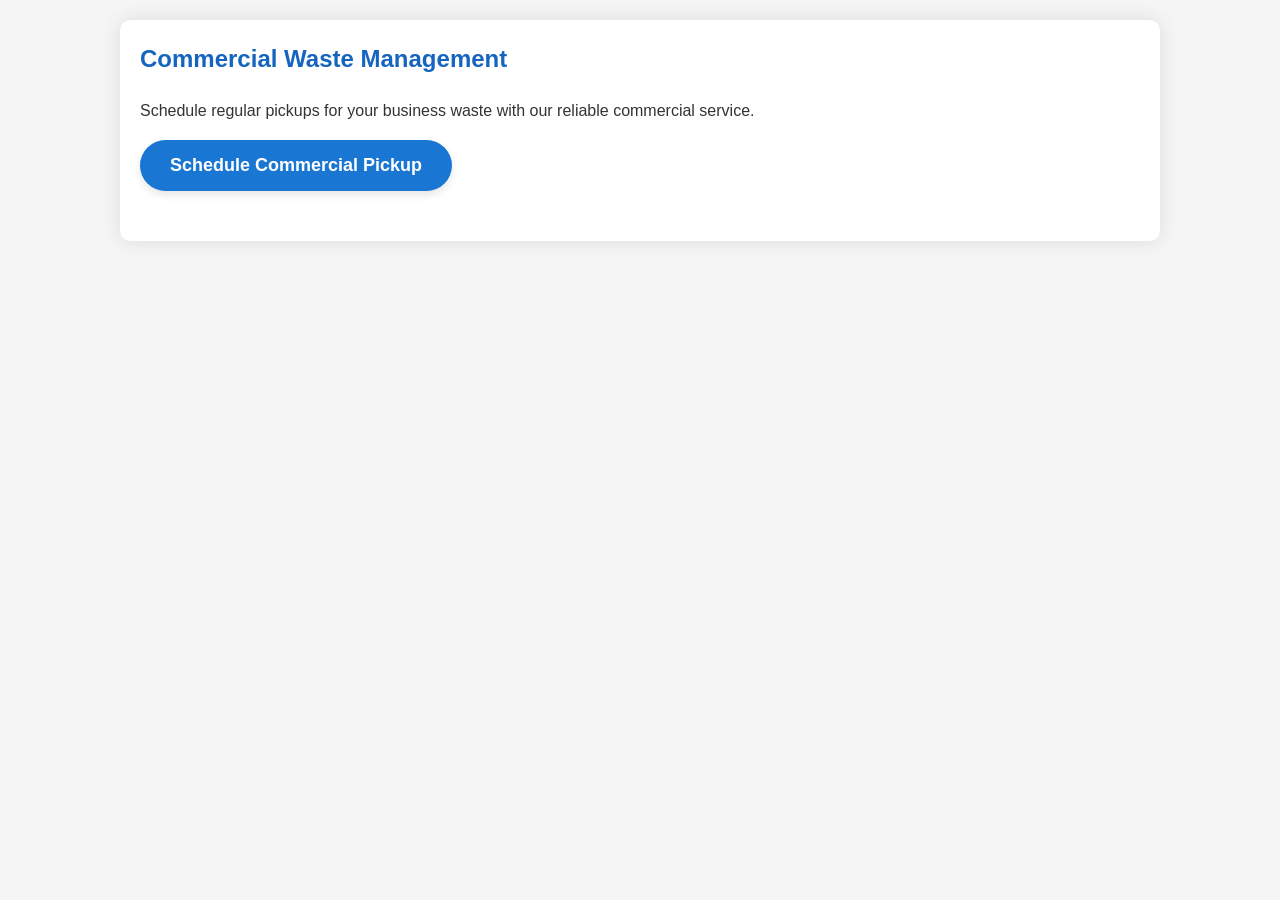
<file: commercial.html>
<!DOCTYPE html>
<html lang="en">
<head>
    <meta charset="UTF-8">
    <meta name="viewport" content="width=device-width, initial-scale=1.0">
    <title>Waste Management - Commercial Pickup</title>
    <style>
        /* General styling */
        body {
            font-family: 'Segoe UI', Tahoma, Geneva, Verdana, sans-serif;
            line-height: 1.6;
            color: #333;
            background-color: #f5f5f5;
            margin: 0;
            padding: 20px;
        }
        
        .container {
            max-width: 1000px;
            margin: 0 auto;
            padding: 20px;
            background-color: white;
            border-radius: 10px;
            box-shadow: 0 0 20px rgba(0, 0, 0, 0.1);
        }
        
        h2 {
            color: #1565C0;
            margin-top: 0;
        }
        
        /* Button styling */
        .commercial-btn {
            display: inline-block;
            padding: 15px 30px;
            font-size: 18px;
            font-weight: 600;
            text-align: center;
            text-decoration: none;
            border-radius: 50px;
            cursor: pointer;
            transition: all 0.3s ease;
            border: none;
            box-shadow: 0 4px 8px rgba(0, 0, 0, 0.1);
            background-color: #1976D2;
            color: white;
            margin-bottom: 30px;
        }
        
        .commercial-btn:hover {
            background-color: #1565C0;
            transform: translateY(-2px);
            box-shadow: 0 6px 12px rgba(0, 0, 0, 0.15);
        }
        
        .commercial-btn:active {
            transform: translateY(1px);
            box-shadow: 0 2px 4px rgba(0, 0, 0, 0.1);
        }
        
        /* Form container - initially hidden */
        .commercial-form-container {
            display: none;
            margin-top: 20px;
            padding: 30px;
            background-color: #f9f9f9;
            border-radius: 8px;
            border: 1px solid #e0e0e0;
            animation: fadeIn 0.5s ease;
        }
        
        @keyframes fadeIn {
            from { opacity: 0; transform: translateY(-10px); }
            to { opacity: 1; transform: translateY(0); }
        }
        
        /* Form styling */
        .commercial-form {
            display: grid;
            grid-template-columns: 1fr 1fr;
            gap: 20px;
        }
        
        .form-group {
            margin-bottom: 15px;
        }
        
        .form-group.full-width {
            grid-column: span 2;
        }
        
        label {
            display: block;
            margin-bottom: 5px;
            font-weight: 600;
            color: #555;
        }
        
        input, select, textarea {
            width: 100%;
            padding: 12px;
            border: 1px solid #ddd;
            border-radius: 4px;
            font-size: 16px;
            transition: border 0.3s;
        }
        
        input:focus, select:focus, textarea:focus {
            border-color: #1976D2;
            outline: none;
            box-shadow: 0 0 0 2px rgba(25, 118, 210, 0.2);
        }
        
        .submit-btn {
            background-color: #0D47A1;
            color: white;
            padding: 12px 20px;
            border: none;
            border-radius: 4px;
            cursor: pointer;
            font-size: 16px;
            font-weight: 600;
            transition: background-color 0.3s;
        }
        
        .submit-btn:hover {
            background-color: #1565C0;
        }
        
        /* Waste type options */
        .waste-options {
            display: flex;
            flex-wrap: wrap;
            gap: 10px;
        }
        
        .waste-option {
            flex: 1 1 200px;
        }
        
        .waste-option input {
            display: none;
        }
        
        .waste-option label {
            display: block;
            padding: 15px;
            background-color: #E3F2FD;
            border-radius: 4px;
            text-align: center;
            cursor: pointer;
            transition: all 0.3s;
        }
        
        .waste-option input:checked + label {
            background-color: #1976D2;
            color: white;
        }
        
        /* Business type dropdown */
        .business-type {
            width: 100%;
        }
        
        /* Frequency options */
        .frequency-options {
            display: flex;
            flex-wrap: wrap;
            gap: 10px;
        }
        
        /* Confirmation message */
        .commercial-confirmation {
            display: none;
            padding: 20px;
            background-color: #E3F2FD;
            border-radius: 8px;
            margin-top: 20px;
            text-align: center;
            animation: fadeIn 0.5s ease;
        }
        
        .commercial-confirmation h3 {
            color: #1565C0;
            margin-top: 0;
        }
        
        /* Responsive adjustments */
        @media (max-width: 768px) {
            .commercial-form {
                grid-template-columns: 1fr;
            }
            
            .form-group.full-width {
                grid-column: span 1;
            }
        }
    </style>
</head>
<body>
    <div class="container">
        <h2>Commercial Waste Management</h2>
        <p>Schedule regular pickups for your business waste with our reliable commercial service.</p>
        
        <button class="commercial-btn" id="commercialPickup">
            Schedule Commercial Pickup
        </button>
        
        <div class="commercial-form-container" id="commercialFormContainer">
            <h3>Commercial Waste Pickup Request</h3>
            <p>Please complete this form to arrange waste collection services for your business. Our commercial waste specialists will contact you to finalize your service plan.</p>
            
            <form class="commercial-form" id="commercialForm">
                <div class="form-group">
                    <label for="business-name">Business Name</label>
                    <input type="text" id="business-name" name="business-name" required>
                </div>
                
                <div class="form-group">
                    <label for="contact-name">Contact Person</label>
                    <input type="text" id="contact-name" name="contact-name" required>
                </div>
                
                <div class="form-group">
                    <label for="commercial-email">Email Address</label>
                    <input type="email" id="commercial-email" name="commercial-email" required>
                </div>
                
                <div class="form-group">
                    <label for="commercial-phone">Phone Number</label>
                    <input type="tel" id="commercial-phone" name="commercial-phone" required>
                </div>
                
                <div class="form-group">
                    <label for="business-address">Business Address</label>
                    <input type="text" id="business-address" name="business-address" required>
                </div>
                
                <div class="form-group">
                    <label for="business-type">Type of Business</label>
                    <select id="business-type" name="business-type" class="business-type" required>
                        <option value="">Select your business type</option>
                        <option value="restaurant">Restaurant/Food Service</option>
                        <option value="retail">Retail Store</option>
                        <option value="office">Office Building</option>
                        <option value="manufacturing">Manufacturing</option>
                        <option value="medical">Medical Facility</option>
                        <option value="school">School/University</option>
                        <option value="hotel">Hotel/Hospitality</option>
                        <option value="construction">Construction</option>
                        <option value="other">Other</option>
                    </select>
                </div>
                
                <div class="form-group full-width">
                    <label>Type of Commercial Waste (Select all that apply)</label>
                    <div class="waste-options">
                        <div class="waste-option">
                            <input type="checkbox" id="com-general" name="com-waste-type" value="general">
                            <label for="com-general">General Waste</label>
                        </div>
                        <div class="waste-option">
                            <input type="checkbox" id="com-recyclables" name="com-waste-type" value="recyclables">
                            <label for="com-recyclables">Recyclables</label>
                        </div>
                        <div class="waste-option">
                            <input type="checkbox" id="com-organic" name="com-waste-type" value="organic">
                            <label for="com-organic">Organic/Food Waste</label>
                        </div>
                        <div class="waste-option">
                            <input type="checkbox" id="com-hazardous" name="com-waste-type" value="hazardous">
                            <label for="com-hazardous">Hazardous Waste</label>
                        </div>
                        <div class="waste-option">
                            <input type="checkbox" id="com-pallets" name="com-waste-type" value="pallets">
                            <label for="com-pallets">Pallets/Wood</label>
                        </div>
                        <div class="waste-option">
                            <input type="checkbox" id="com-cardboard" name="com-waste-type" value="cardboard">
                            <label for="com-cardboard">Cardboard</label>
                        </div>
                        <div class="waste-option">
                            <input type="checkbox" id="com-electronic" name="com-waste-type" value="electronic">
                            <label for="com-electronic">E-Waste</label>
                        </div>
                        <div class="waste-option">
                            <input type="checkbox" id="com-industrial" name="com-waste-type" value="industrial">
                            <label for="com-industrial">Industrial Waste</label>
                        </div>
                    </div>
                </div>
                
                <div class="form-group">
                    <label for="start-date">Preferred Start Date</label>
                    <input type="date" id="start-date" name="start-date" required>
                </div>
                
                <div class="form-group">
                    <label for="service-frequency">Service Frequency</label>
                    <select id="service-frequency" name="service-frequency" required>
                        <option value="">Select frequency</option>
                        <option value="daily">Daily</option>
                        <option value="weekly">Weekly</option>
                        <option value="bi-weekly">Twice Weekly</option>
                        <option value="monthly">Monthly</option>
                        <option value="custom">Custom Schedule</option>
                    </select>
                </div>
                
                <div class="form-group">
                    <label for="container-size">Preferred Container Size</label>
                    <select id="container-size" name="container-size" required>
                        <option value="">Select container size</option>
                        <option value="2-yard">2 Yard Bin</option>
                        <option value="4-yard">4 Yard Bin</option>
                        <option value="6-yard">6 Yard Bin</option>
                        <option value="8-yard">8 Yard Bin</option>
                        <option value="compactor">Compactor</option>
                        <option value="roll-off">Roll-Off Dumpster</option>
                    </select>
                </div>
                
                <div class="form-group">
                    <label for="estimated-volume">Estimated Monthly Volume (cubic yards)</label>
                    <input type="number" id="estimated-volume" name="estimated-volume" min="1" required>
                </div>
                
                <div class="form-group full-width">
                    <label for="com-notes">Special Requirements</label>
                    <textarea id="com-notes" name="com-notes" rows="3" placeholder="Any special requirements, access instructions, or additional services needed..."></textarea>
                </div>
                
                <div class="form-group full-width">
                    <button type="submit" class="submit-btn">Request Commercial Service</button>
                </div>
            </form>
        </div>
        
        <div class="commercial-confirmation" id="commercialConfirmation">
            <h3>Thank You for Your Commercial Service Request!</h3>
            <p>Your commercial waste pickup request has been received successfully.</p>
            <p>A dedicated account manager will contact you within 24 hours to discuss your requirements and finalize your service agreement.</p>
            <p>We appreciate your business and look forward to serving your waste management needs.</p>
        </div>
    </div>

    <script>
        document.getElementById('commercialPickup').addEventListener('click', function() {
            const formContainer = document.getElementById('commercialFormContainer');
            const confirmation = document.getElementById('commercialConfirmation');
            
            // Toggle form visibility
            if (formContainer.style.display === 'block') {
                formContainer.style.display = 'none';
            } else {
                formContainer.style.display = 'block';
                confirmation.style.display = 'none';
            }
        });
        
        document.getElementById('commercialForm').addEventListener('submit', function(e) {
            e.preventDefault();
            
            const formContainer = document.getElementById('commercialFormContainer');
            const confirmation = document.getElementById('commercialConfirmation');
            
            // Hide form and show confirmation
            formContainer.style.display = 'none';
            confirmation.style.display = 'block';
            
            // In a real application, you would send the form data to your server here
            const formData = new FormData(this);
            const formValues = Object.fromEntries(formData.entries());
            console.log('Commercial form submitted:', formValues);
            
            // Reset the form for future use
            this.reset();
            
            // Scroll to confirmation message
            confirmation.scrollIntoView({ behavior: 'smooth' });
        });
    </script>
</body>
</html>
</file>
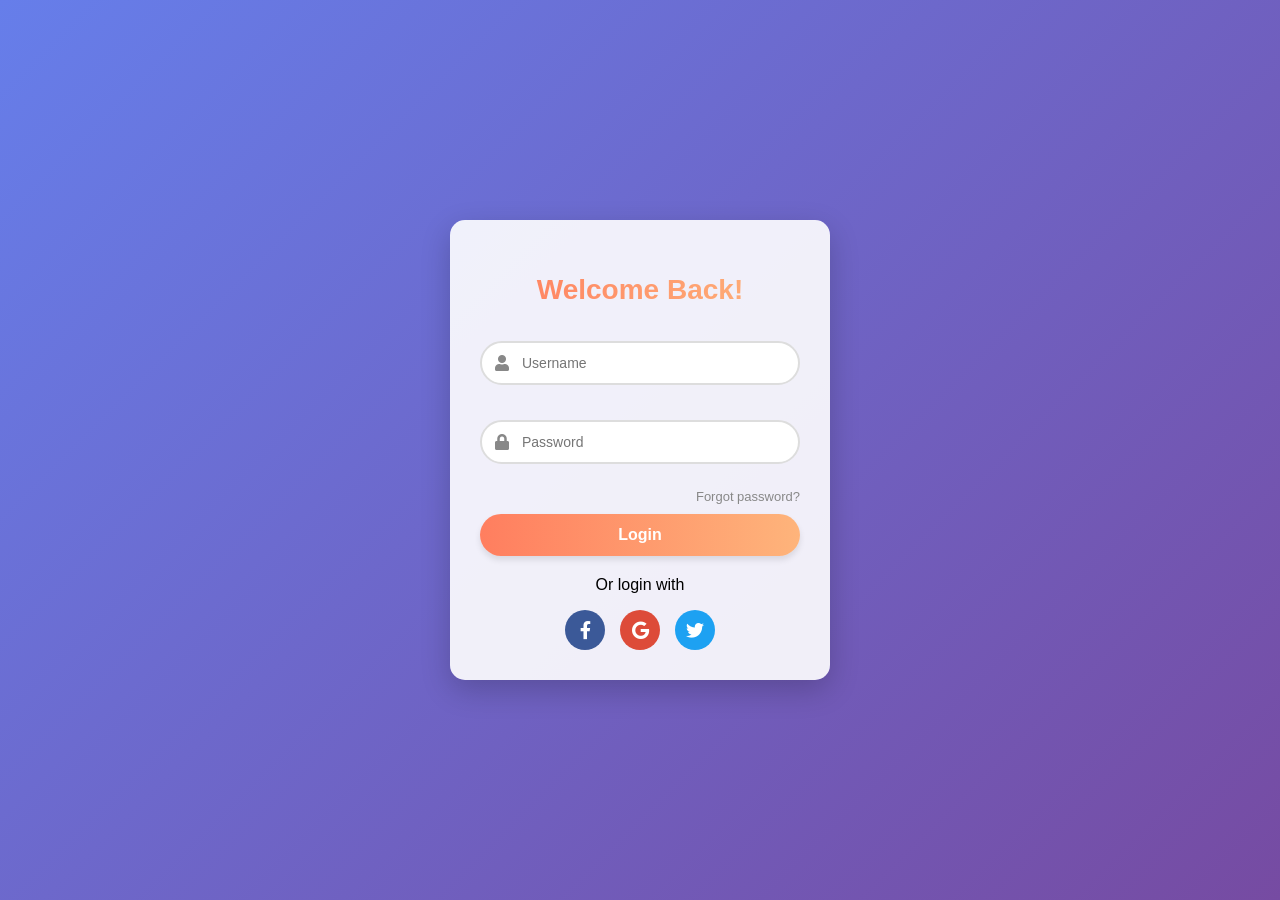
<file: login.html>
<!DOCTYPE html>
<html lang="en">
<head>
    <meta charset="UTF-8">
    <meta name="viewport" content="width=device-width, initial-scale=1.0">
    <title>Colorful Login Form</title>
    <style>
        body {
            display: flex;
            justify-content: center;
            align-items: center;
            height: 100vh;
            background: linear-gradient(135deg, #667eea 0%, #764ba2 100%);
            font-family: 'Segoe UI', Tahoma, Geneva, Verdana, sans-serif;
            margin: 0;
            padding: 0;
        }
        .login-container {
            background: rgba(255, 255, 255, 0.9);
            padding: 30px;
            box-shadow: 0 10px 30px rgba(0, 0, 0, 0.2);
            border-radius: 15px;
            text-align: center;
            width: 320px;
            animation: fadeIn 0.5s ease-in-out;
        }
        @keyframes fadeIn {
            from { opacity: 0; transform: translateY(-20px); }
            to { opacity: 1; transform: translateY(0); }
        }
        h2 {
            color: #4a4a4a;
            margin-bottom: 25px;
            font-size: 28px;
            background: linear-gradient(to right, #ff7e5f, #feb47b);
            -webkit-background-clip: text;
            -webkit-text-fill-color: transparent;
        }
        .input-field {
            width: 100%;
            padding: 12px 15px;
            margin: 10px 0;
            border: 2px solid #ddd;
            border-radius: 25px;
            font-size: 14px;
            transition: all 0.3s;
            box-sizing: border-box;
        }
        .input-field:focus {
            border-color: #feb47b;
            outline: none;
            box-shadow: 0 0 8px rgba(254, 180, 123, 0.5);
        }
        .btn {
            width: 100%;
            padding: 12px;
            background: linear-gradient(to right, #ff7e5f, #feb47b);
            color: white;
            border: none;
            cursor: pointer;
            border-radius: 25px;
            font-size: 16px;
            font-weight: bold;
            margin-top: 10px;
            transition: all 0.3s;
            box-shadow: 0 4px 6px rgba(0, 0, 0, 0.1);
        }
        .btn:hover {
            background: linear-gradient(to right, #feb47b, #ff7e5f);
            transform: translateY(-2px);
            box-shadow: 0 6px 10px rgba(0, 0, 0, 0.15);
        }
        .btn:active {
            transform: translateY(0);
        }
        .error {
            color: #ff4757;
            font-size: 13px;
            display: none;
            text-align: left;
            margin-left: 15px;
            margin-top: -5px;
            margin-bottom: 5px;
        }
        .input-container {
            position: relative;
            margin-bottom: 15px;
        }
        .input-container i {
            position: absolute;
            left: 15px;
            top: 50%;
            transform: translateY(-50%);
            color: #888;
        }
        .input-field.with-icon {
            padding-left: 40px;
        }
        .forgot-pass {
            display: block;
            text-align: right;
            margin-top: 5px;
            color: #888;
            font-size: 13px;
            text-decoration: none;
            transition: color 0.3s;
        }
        .forgot-pass:hover {
            color: #ff7e5f;
        }
        .social-login {
            margin-top: 20px;
        }
        .social-icons {
            display: flex;
            justify-content: center;
            gap: 15px;
            margin-top: 15px;
        }
        .social-icon {
            width: 40px;
            height: 40px;
            border-radius: 50%;
            display: flex;
            align-items: center;
            justify-content: center;
            color: white;
            font-size: 18px;
            cursor: pointer;
            transition: transform 0.3s;
        }
        .social-icon:hover {
            transform: scale(1.1);
        }
        .facebook { background: #3b5998; }
        .google { background: #dd4b39; }
        .twitter { background: #1da1f2; }
    </style>
    <link rel="stylesheet" href="https://cdnjs.cloudflare.com/ajax/libs/font-awesome/5.15.3/css/all.min.css">
</head>
<body>
    <div class="login-container">
        <h2>Welcome Back!</h2>
        
        <div class="input-container">
            <i class="fas fa-user"></i>
            <input type="text" id="username" class="input-field with-icon" placeholder="Username">
        </div>
        <span id="user-error" class="error">Username is required</span>
        
        <div class="input-container">
            <i class="fas fa-lock"></i>
            <input type="password" id="password" class="input-field with-icon" placeholder="Password">
        </div>
        <span id="pass-error" class="error">Password is required</span>
        
        <a href="#" class="forgot-pass">Forgot password?</a>
        
        <button class="btn" onclick="validateForm()">Login</button>
        
        <div class="social-login">
            <p>Or login with</p>
            <div class="social-icons">
                <div class="social-icon facebook"><i class="fab fa-facebook-f"></i></div>
                <div class="social-icon google"><i class="fab fa-google"></i></div>
                <div class="social-icon twitter"><i class="fab fa-twitter"></i></div>
            </div>
        </div>
    </div>
    
    <script>
        function validateForm() {
            let username = document.getElementById("username").value;
            let password = document.getElementById("password").value;
            let userError = document.getElementById("user-error");
            let passError = document.getElementById("pass-error");
            
            userError.style.display = username ? "none" : "block";
            passError.style.display = password ? "none" : "block";
            
            if (username && password) {
                // Add a fun animation before showing the alert
                const btn = document.querySelector('.btn');
                btn.style.transform = 'scale(0.95)';
                setTimeout(() => {
                    btn.style.transform = 'scale(1)';
                    alert("Login Successful! 🎉");
                }, 200);
            }
        }
        
        // Add focus effects
        document.querySelectorAll('.input-field').forEach(input => {
            input.addEventListener('focus', function() {
                this.parentElement.querySelector('i').style.color = '#ff7e5f';
            });
            input.addEventListener('blur', function() {
                this.parentElement.querySelector('i').style.color = '#888';
            });
        });
    </script>
</body>
</html>
</file>
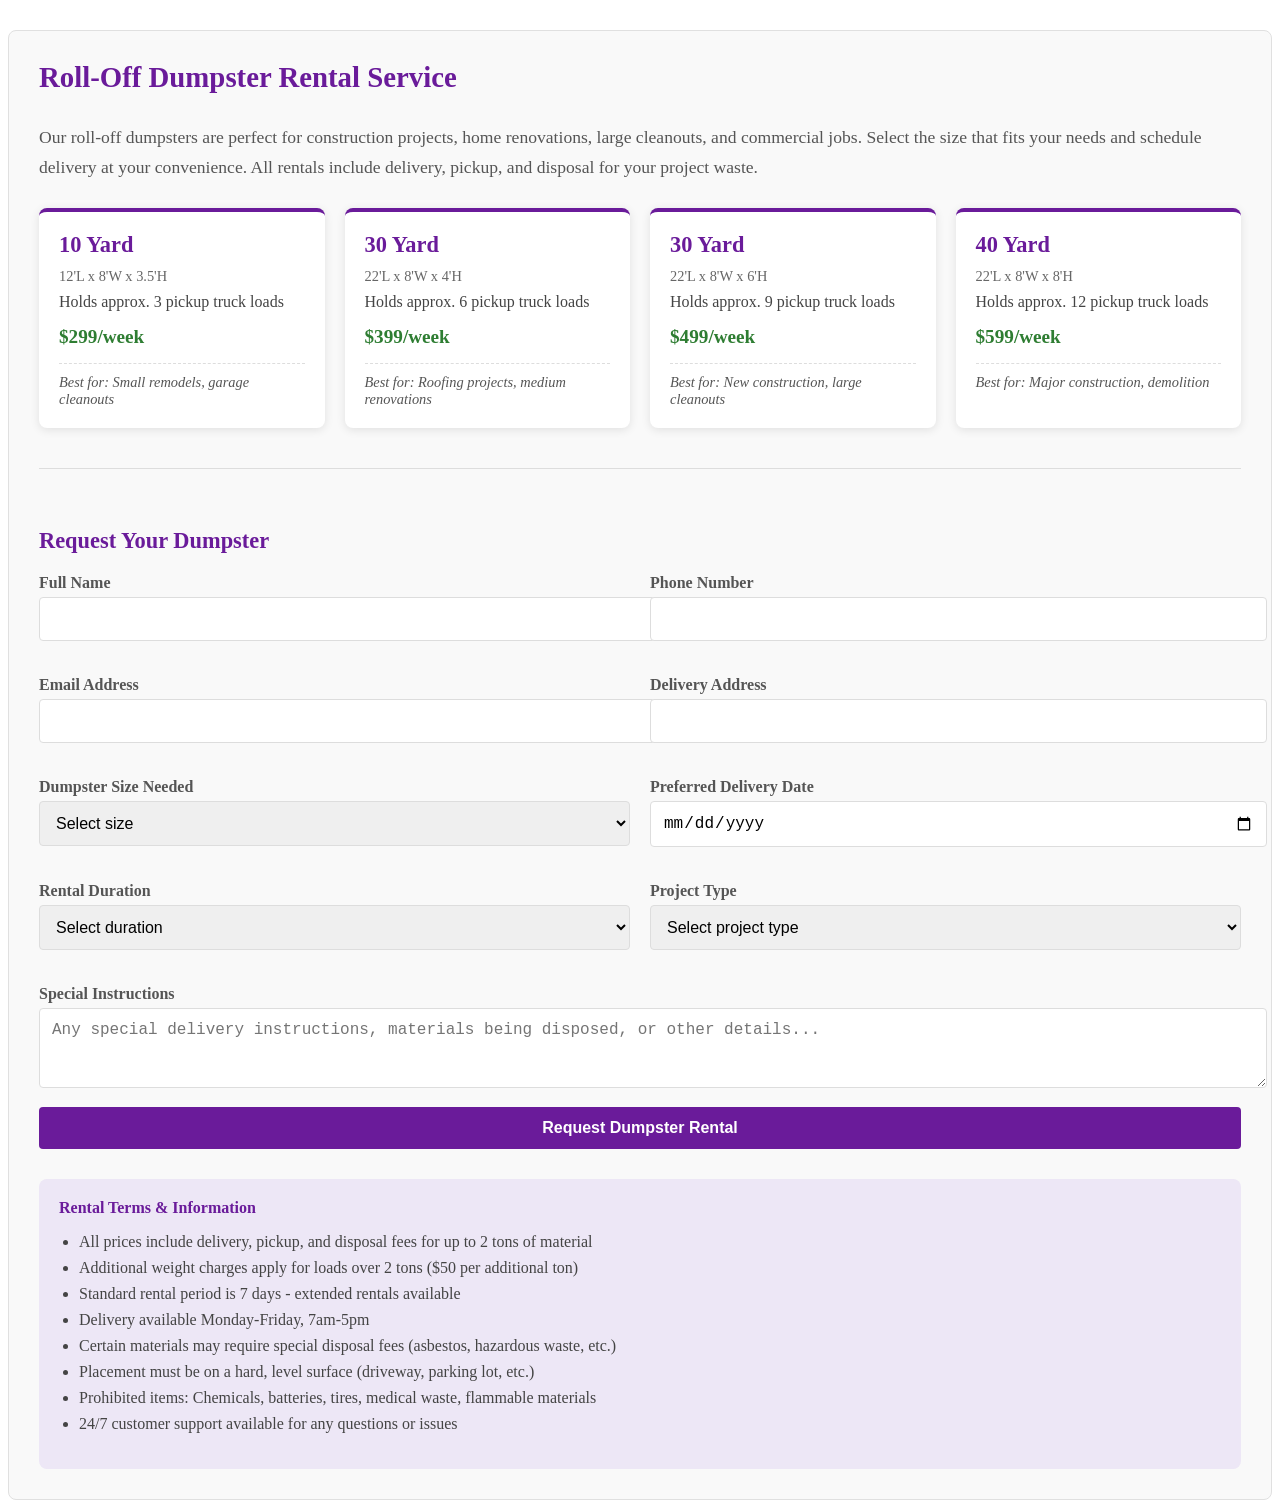
<file: rentrollof.html>
<!DOCTYPE html>
<html lang="en">
<head>
    <meta charset="UTF-8">
    <meta name="viewport" content="width=device-width, initial-scale=1.0">
    <title>Roll-Off Dumpster Rental</title>
    <style>
        /* Roll-Off Dumpster Rental Styles */
        .dumpster-rental-container {
            margin-top: 30px;
            padding: 30px;
            background-color: #f9f9f9;
            border-radius: 8px;
            border: 1px solid #e0e0e0;
            animation: fadeIn 0.5s ease;
        }

        @keyframes fadeIn {
            from { opacity: 0; transform: translateY(-10px); }
            to { opacity: 1; transform: translateY(0); }
        }

        .dumpster-rental-container h3 {
            color: #6A1B9A;
            margin-top: 0;
            font-size: 1.8em;
        }

        .service-description {
            font-size: 1.1em;
            margin-bottom: 25px;
            color: #555;
            line-height: 1.7;
        }

        .dumpster-options {
            display: grid;
            grid-template-columns: repeat(auto-fit, minmax(250px, 1fr));
            gap: 20px;
            margin-bottom: 30px;
        }

        .dumpster-card {
            padding: 20px;
            background-color: white;
            border-radius: 8px;
            box-shadow: 0 2px 10px rgba(0,0,0,0.1);
            border-top: 4px solid #6A1B9A;
            transition: transform 0.3s ease;
        }

        .dumpster-card:hover {
            transform: translateY(-5px);
        }

        .dumpster-size {
            font-size: 1.4em;
            font-weight: bold;
            color: #6A1B9A;
            margin-bottom: 10px;
        }

        .dumpster-dimensions {
            font-size: 0.9em;
            color: #666;
            margin-bottom: 8px;
        }

        .dumpster-capacity {
            margin-bottom: 8px;
            color: #444;
        }

        .dumpster-price {
            font-weight: bold;
            font-size: 1.2em;
            margin: 15px 0;
            color: #2E7D32;
        }

        .dumpster-best-for {
            font-size: 0.9em;
            font-style: italic;
            color: #555;
            border-top: 1px dashed #ddd;
            padding-top: 10px;
        }

        .dumpster-rental-form {
            margin-top: 40px;
            padding-top: 30px;
            border-top: 1px solid #ddd;
        }

        .dumpster-rental-form h4 {
            color: #6A1B9A;
            margin-bottom: 20px;
            font-size: 1.4em;
        }

        .form-row {
            display: grid;
            grid-template-columns: 1fr 1fr;
            gap: 20px;
            margin-bottom: 20px;
        }

        .form-group {
            margin-bottom: 15px;
        }

        .form-group.full-width {
            grid-column: span 2;
        }

        .dumpster-rental-form label {
            display: block;
            margin-bottom: 5px;
            font-weight: 600;
            color: #555;
        }

        .dumpster-rental-form input, 
        .dumpster-rental-form select, 
        .dumpster-rental-form textarea {
            width: 100%;
            padding: 12px;
            border: 1px solid #ddd;
            border-radius: 4px;
            font-size: 16px;
            transition: border 0.3s;
        }

        .dumpster-rental-form input:focus, 
        .dumpster-rental-form select:focus, 
        .dumpster-rental-form textarea:focus {
            border-color: #6A1B9A;
            outline: none;
            box-shadow: 0 0 0 2px rgba(106, 27, 154, 0.2);
        }

        .submit-btn {
            background-color: #6A1B9A;
            color: white;
            padding: 12px 20px;
            border: none;
            border-radius: 4px;
            cursor: pointer;
            font-size: 16px;
            font-weight: 600;
            transition: background-color 0.3s;
            width: 100%;
        }

        .submit-btn:hover {
            background-color: #7B1FA2;
        }

        .rental-terms {
            margin-top: 30px;
            padding: 20px;
            background-color: #EDE7F6;
            border-radius: 8px;
        }

        .rental-terms h4 {
            color: #6A1B9A;
            margin-top: 0;
            margin-bottom: 15px;
        }

        .rental-terms ul {
            padding-left: 20px;
        }

        .rental-terms li {
            margin-bottom: 8px;
            color: #444;
        }

        /* Responsive Styles */
        @media (max-width: 768px) {
            .form-row {
                grid-template-columns: 1fr;
            }
            
            .form-group.full-width {
                grid-column: span 1;
            }
            
            .dumpster-options {
                grid-template-columns: 1fr;
            }
        }
    </style>
</head>
<body>
    <!-- Roll-Off Dumpster Rental Content -->
    <div class="dumpster-rental-container">
        <h3>Roll-Off Dumpster Rental Service</h3>
        <p class="service-description">
            Our roll-off dumpsters are perfect for construction projects, home renovations, large cleanouts, and commercial jobs. 
            Select the size that fits your needs and schedule delivery at your convenience. All rentals include delivery, pickup, 
            and disposal for your project waste.
        </p>
        
        <div class="dumpster-options">
            <div class="dumpster-card">
                <div class="dumpster-size">10 Yard</div>
                <div class="dumpster-dimensions">12'L x 8'W x 3.5'H</div>
                <div class="dumpster-capacity">Holds approx. 3 pickup truck loads</div>
                <div class="dumpster-price">$299/week</div>
                <div class="dumpster-best-for">Best for: Small remodels, garage cleanouts</div>
            </div>
            
            <div class="dumpster-card">
                <div class="dumpster-size">30 Yard</div>
                <div class="dumpster-dimensions">22'L x 8'W x 4'H</div>
                <div class="dumpster-capacity">Holds approx. 6 pickup truck loads</div>
                <div class="dumpster-price">$399/week</div>
                <div class="dumpster-best-for">Best for: Roofing projects, medium renovations</div>
            </div>
            
            <div class="dumpster-card">
                <div class="dumpster-size">30 Yard</div>
                <div class="dumpster-dimensions">22'L x 8'W x 6'H</div>
                <div class="dumpster-capacity">Holds approx. 9 pickup truck loads</div>
                <div class="dumpster-price">$499/week</div>
                <div class="dumpster-best-for">Best for: New construction, large cleanouts</div>
            </div>
            
            <div class="dumpster-card">
                <div class="dumpster-size">40 Yard</div>
                <div class="dumpster-dimensions">22'L x 8'W x 8'H</div>
                <div class="dumpster-capacity">Holds approx. 12 pickup truck loads</div>
                <div class="dumpster-price">$599/week</div>
                <div class="dumpster-best-for">Best for: Major construction, demolition</div>
            </div>
        </div>
        
        <form class="dumpster-rental-form">
            <h4>Request Your Dumpster</h4>
            
            <div class="form-row">
                <div class="form-group">
                    <label for="rental-name">Full Name</label>
                    <input type="text" id="rental-name" name="rental-name" required>
                </div>
                
                <div class="form-group">
                    <label for="rental-phone">Phone Number</label>
                    <input type="tel" id="rental-phone" name="rental-phone" required>
                </div>
            </div>
            
            <div class="form-row">
                <div class="form-group">
                    <label for="rental-email">Email Address</label>
                    <input type="email" id="rental-email" name="rental-email" required>
                </div>
                
                <div class="form-group">
                    <label for="rental-address">Delivery Address</label>
                    <input type="text" id="rental-address" name="rental-address" required>
                </div>
            </div>
            
            <div class="form-row">
                <div class="form-group">
                    <label for="dumpster-size">Dumpster Size Needed</label>
                    <select id="dumpster-size" name="dumpster-size" required>
                        <option value="">Select size</option>
                        <option value="10-yard">10 Yard</option>
                        <option value="25-yard">25 Yard</option>
                        <option value="30-yard">30 Yard</option>
                        <option value="40-yard">40 Yard</option>
                    </select>
                </div>
                
                <div class="form-group">
                    <label for="delivery-date">Preferred Delivery Date</label>
                    <input type="date" id="delivery-date" name="delivery-date" required>
                </div>
            </div>
            
            <div class="form-row">
                <div class="form-group">
                    <label for="rental-duration">Rental Duration</label>
                    <select id="rental-duration" name="rental-duration" required>
                        <option value="">Select duration</option>
                        <option value="3-days">3 Days</option>
                        <option value="1-week">1 Week</option>
                        <option value="2-weeks">2 Weeks</option>
                        <option value="3-weeks">3 Weeks</option>
                        <option value="4-weeks">4 Weeks</option>
                    </select>
                </div>
                
                <div class="form-group">
                    <label for="project-type">Project Type</label>
                    <select id="project-type" name="project-type" required>
                        <option value="">Select project type</option>
                        <option value="construction">Construction</option>
                        <option value="demolition">Demolition</option>
                        <option value="home-renovation">Home Renovation</option>
                        <option value="yard-cleanup">Yard Cleanup</option>
                        <option value="commercial">Commercial</option>
                        <option value="other">Other</option>
                    </select>
                </div>
            </div>
            
            <div class="form-group full-width">
                <label for="special-instructions">Special Instructions</label>
                <textarea id="special-instructions" name="special-instructions" rows="3" placeholder="Any special delivery instructions, materials being disposed, or other details..."></textarea>
            </div>
            
            <div class="form-group full-width">
                <button type="submit" class="submit-btn">Request Dumpster Rental</button>
            </div>
        </form>
        
        <div class="rental-terms">
            <h4>Rental Terms & Information</h4>
            <ul>
                <li>All prices include delivery, pickup, and disposal fees for up to 2 tons of material</li>
                <li>Additional weight charges apply for loads over 2 tons ($50 per additional ton)</li>
                <li>Standard rental period is 7 days - extended rentals available</li>
                <li>Delivery available Monday-Friday, 7am-5pm</li>
                <li>Certain materials may require special disposal fees (asbestos, hazardous waste, etc.)</li>
                <li>Placement must be on a hard, level surface (driveway, parking lot, etc.)</li>
                <li>Prohibited items: Chemicals, batteries, tires, medical waste, flammable materials</li>
                <li>24/7 customer support available for any questions or issues</li>
            </ul>
        </div>
    </div>
</body>
</html>
</file>
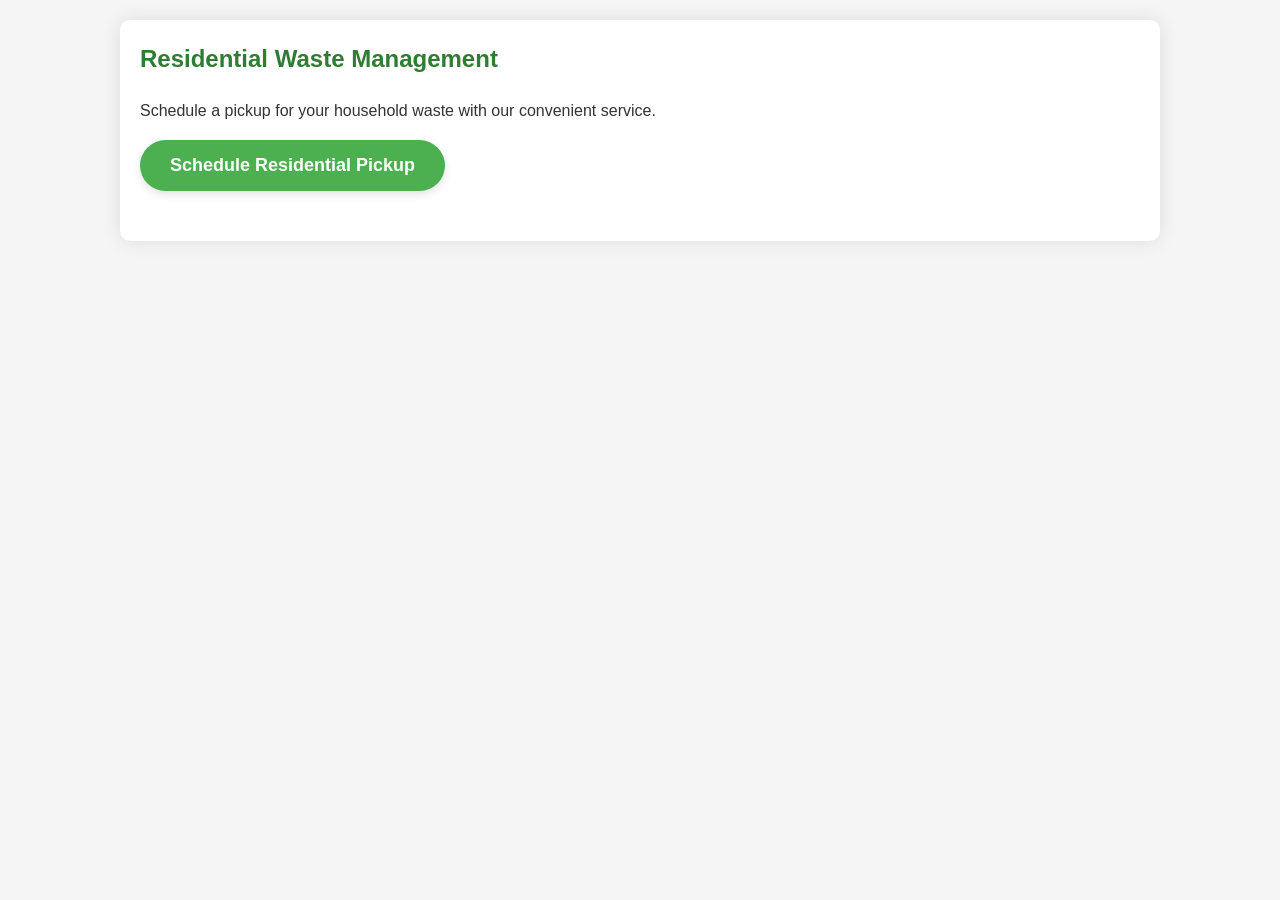
<file: residental.html>
<!DOCTYPE html>
<html lang="en">
<head>
    <meta charset="UTF-8">
    <meta name="viewport" content="width=device-width, initial-scale=1.0">
    <title>Waste Management - Residential Pickup</title>
    <style>
        /* General styling */
        body {
            font-family: 'Segoe UI', Tahoma, Geneva, Verdana, sans-serif;
            line-height: 1.6;
            color: #333;
            background-color: #f5f5f5;
            margin: 0;
            padding: 20px;
        }
        
        .container {
            max-width: 1000px;
            margin: 0 auto;
            padding: 20px;
            background-color: white;
            border-radius: 10px;
            box-shadow: 0 0 20px rgba(0, 0, 0, 0.1);
        }
        
        h2 {
            color: #2E7D32;
            margin-top: 0;
        }
        
        /* Button styling */
        .pickup-btn {
            display: inline-block;
            padding: 15px 30px;
            font-size: 18px;
            font-weight: 600;
            text-align: center;
            text-decoration: none;
            border-radius: 50px;
            cursor: pointer;
            transition: all 0.3s ease;
            border: none;
            box-shadow: 0 4px 8px rgba(0, 0, 0, 0.1);
            background-color: #4CAF50;
            color: white;
            margin-bottom: 30px;
        }
        
        .pickup-btn:hover {
            background-color: #45a049;
            transform: translateY(-2px);
            box-shadow: 0 6px 12px rgba(0, 0, 0, 0.15);
        }
        
        .pickup-btn:active {
            transform: translateY(1px);
            box-shadow: 0 2px 4px rgba(0, 0, 0, 0.1);
        }
        
        /* Form container - initially hidden */
        .pickup-form-container {
            display: none;
            margin-top: 20px;
            padding: 30px;
            background-color: #f9f9f9;
            border-radius: 8px;
            border: 1px solid #e0e0e0;
            animation: fadeIn 0.5s ease;
        }
        
        @keyframes fadeIn {
            from { opacity: 0; transform: translateY(-10px); }
            to { opacity: 1; transform: translateY(0); }
        }
        
        /* Form styling */
        .pickup-form {
            display: grid;
            grid-template-columns: 1fr 1fr;
            gap: 20px;
        }
        
        .form-group {
            margin-bottom: 15px;
        }
        
        .form-group.full-width {
            grid-column: span 2;
        }
        
        label {
            display: block;
            margin-bottom: 5px;
            font-weight: 600;
            color: #555;
        }
        
        input, select, textarea {
            width: 100%;
            padding: 12px;
            border: 1px solid #ddd;
            border-radius: 4px;
            font-size: 16px;
            transition: border 0.3s;
        }
        
        input:focus, select:focus, textarea:focus {
            border-color: #4CAF50;
            outline: none;
            box-shadow: 0 0 0 2px rgba(76, 175, 80, 0.2);
        }
        
        .submit-btn {
            background-color: #2E7D32;
            color: white;
            padding: 12px 20px;
            border: none;
            border-radius: 4px;
            cursor: pointer;
            font-size: 16px;
            font-weight: 600;
            transition: background-color 0.3s;
        }
        
        .submit-btn:hover {
            background-color: #1B5E20;
        }
        
        /* Waste type options */
        .waste-options {
            display: flex;
            flex-wrap: wrap;
            gap: 10px;
        }
        
        .waste-option {
            flex: 1 1 200px;
        }
        
        .waste-option input {
            display: none;
        }
        
        .waste-option label {
            display: block;
            padding: 15px;
            background-color: #e8f5e9;
            border-radius: 4px;
            text-align: center;
            cursor: pointer;
            transition: all 0.3s;
        }
        
        .waste-option input:checked + label {
            background-color: #4CAF50;
            color: white;
        }
        
        /* Confirmation message */
        .confirmation {
            display: none;
            padding: 20px;
            background-color: #e8f5e9;
            border-radius: 8px;
            margin-top: 20px;
            text-align: center;
            animation: fadeIn 0.5s ease;
        }
        
        .confirmation h3 {
            color: #2E7D32;
            margin-top: 0;
        }
        
        /* Responsive adjustments */
        @media (max-width: 768px) {
            .pickup-form {
                grid-template-columns: 1fr;
            }
            
            .form-group.full-width {
                grid-column: span 1;
            }
        }
    </style>
</head>
<body>
    <div class="container">
        <h2>Residential Waste Management</h2>
        <p>Schedule a pickup for your household waste with our convenient service.</p>
        
        <button class="pickup-btn" id="residentialPickup">
            Schedule Residential Pickup
        </button>
        
        <div class="pickup-form-container" id="pickupFormContainer">
            <h3>Schedule Your Pickup</h3>
            <p>Please fill out this form to schedule a residential waste pickup. Our team will contact you to confirm the details.</p>
            
            <form class="pickup-form" id="pickupForm">
                <div class="form-group">
                    <label for="name">Full Name</label>
                    <input type="text" id="name" name="name" required>
                </div>
                
                <div class="form-group">
                    <label for="email">Email Address</label>
                    <input type="email" id="email" name="email" required>
                </div>
                
                <div class="form-group">
                    <label for="phone">Phone Number</label>
                    <input type="tel" id="phone" name="phone" required>
                </div>
                
                <div class="form-group">
                    <label for="address">Street Address</label>
                    <input type="text" id="address" name="address" required>
                </div>
                
                <div class="form-group">
                    <label for="date">Preferred Pickup Date</label>
                    <input type="date" id="date" name="date" required>
                </div>
                
                <div class="form-group">
                    <label for="time">Preferred Time Window</label>
                    <select id="time" name="time" required>
                        <option value="">Select a time window</option>
                        <option value="morning">Morning (8am-12pm)</option>
                        <option value="afternoon">Afternoon (12pm-4pm)</option>
                        <option value="evening">Evening (4pm-8pm)</option>
                    </select>
                </div>
                
                <div class="form-group full-width">
                    <label>Type of Waste (Select all that apply)</label>
                    <div class="waste-options">
                        <div class="waste-option">
                            <input type="checkbox" id="general" name="waste-type" value="general">
                            <label for="general">General Waste</label>
                        </div>
                        <div class="waste-option">
                            <input type="checkbox" id="recyclables" name="waste-type" value="recyclables">
                            <label for="recyclables">Recyclables</label>
                        </div>
                        <div class="waste-option">
                            <input type="checkbox" id="organic" name="waste-type" value="organic">
                            <label for="organic">Organic Waste</label>
                        </div>
                        <div class="waste-option">
                            <input type="checkbox" id="hazardous" name="waste-type" value="hazardous">
                            <label for="hazardous">Hazardous Waste</label>
                        </div>
                        <div class="waste-option">
                            <input type="checkbox" id="bulky" name="waste-type" value="bulky">
                            <label for="bulky">Bulky Items</label>
                        </div>
                        <div class="waste-option">
                            <input type="checkbox" id="electronic" name="waste-type" value="electronic">
                            <label for="electronic">E-Waste</label>
                        </div>
                    </div>
                </div>
                
                <div class="form-group full-width">
                    <label for="notes">Special Instructions</label>
                    <textarea id="notes" name="notes" rows="3" placeholder="Any special instructions for our team..."></textarea>
                </div>
                
                <div class="form-group full-width">
                    <button type="submit" class="submit-btn">Submit Pickup Request</button>
                </div>
            </form>
        </div>
        
        <div class="confirmation" id="confirmation">
            <h3>Thank You for Your Request!</h3>
            <p>Your residential waste pickup has been scheduled successfully.</p>
            <p>A confirmation has been sent to your email address with all the details.</p>
            <p>Our team will contact you if we need any additional information.</p>
        </div>
    </div>

    <script>
        document.getElementById('residentialPickup').addEventListener('click', function() {
            const formContainer = document.getElementById('pickupFormContainer');
            const confirmation = document.getElementById('confirmation');
            
            // Toggle form visibility
            if (formContainer.style.display === 'block') {
                formContainer.style.display = 'none';
            } else {
                formContainer.style.display = 'block';
                confirmation.style.display = 'none';
            }
        });
        
        document.getElementById('pickupForm').addEventListener('submit', function(e) {
            e.preventDefault();
            
            const formContainer = document.getElementById('pickupFormContainer');
            const confirmation = document.getElementById('confirmation');
            
            // Hide form and show confirmation
            formContainer.style.display = 'none';
            confirmation.style.display = 'block';
            
            // In a real application, you would send the form data to your server here
            // For this demo, we'll just log the form data
            const formData = new FormData(this);
            const formValues = Object.fromEntries(formData.entries());
            console.log('Form submitted:', formValues);
            
            // Reset the form for future use
            this.reset();
            
            // Scroll to confirmation message
            confirmation.scrollIntoView({ behavior: 'smooth' });
        });
    </script>
</body>
</html>
</file>
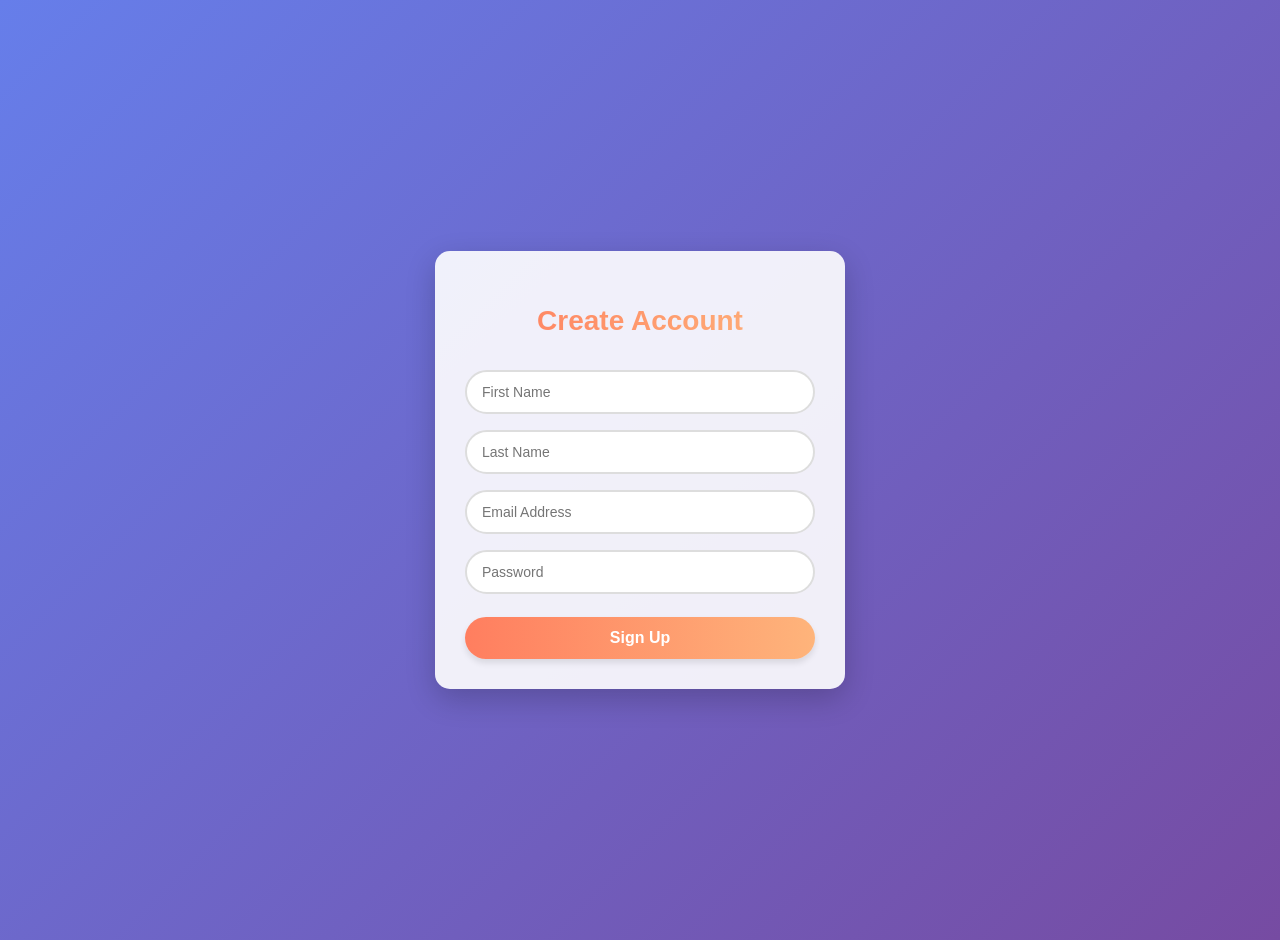
<file: signup.html>
<!DOCTYPE html>
<html lang="en">
<head>
    <meta charset="UTF-8">
    <meta name="viewport" content="width=device-width, initial-scale=1.0">
    <title>Signup Form</title>
    <style>
        body {
            display: flex;
            justify-content: center;
            align-items: center;
            min-height: 100vh;
            background: linear-gradient(135deg, #667eea 0%, #764ba2 100%);
            font-family: 'Segoe UI', Tahoma, Geneva, Verdana, sans-serif;
            margin: 0;
            padding: 20px;
        }
        .signup-container {
            background: rgba(255, 255, 255, 0.9);
            padding: 30px;
            box-shadow: 0 10px 30px rgba(0, 0, 0, 0.2);
            border-radius: 15px;
            text-align: center;
            width: 350px;
            animation: fadeIn 0.5s ease-in-out;
        }
        @keyframes fadeIn {
            from { opacity: 0; transform: translateY(-20px); }
            to { opacity: 1; transform: translateY(0); }
        }
        h2 {
            color: #4a4a4a;
            margin-bottom: 25px;
            font-size: 28px;
            background: linear-gradient(to right, #ff7e5f, #feb47b);
            -webkit-background-clip: text;
            -webkit-text-fill-color: transparent;
        }
        .input-field {
            width: 100%;
            padding: 12px 15px;
            margin: 8px 0;
            border: 2px solid #ddd;
            border-radius: 25px;
            font-size: 14px;
            transition: all 0.3s;
            box-sizing: border-box;
        }
        .input-field:focus {
            border-color: #feb47b;
            outline: none;
            box-shadow: 0 0 8px rgba(254, 180, 123, 0.5);
        }
        .btn {
            width: 100%;
            padding: 12px;
            background: linear-gradient(to right, #ff7e5f, #feb47b);
            color: white;
            border: none;
            cursor: pointer;
            border-radius: 25px;
            font-size: 16px;
            font-weight: bold;
            margin-top: 15px;
            transition: all 0.3s;
            box-shadow: 0 4px 6px rgba(0, 0, 0, 0.1);
        }
        .btn:hover {
            background: linear-gradient(to right, #feb47b, #ff7e5f);
            transform: translateY(-2px);
            box-shadow: 0 6px 10px rgba(0, 0, 0, 0.15);
        }
        .btn:active {
            transform: translateY(0);
        }
    </style>
</head>
<body>
    <div class="signup-container">
        <h2>Create Account</h2>
        <form action="signup.php" method="POST">
            <input type="text" name="first_name" class="input-field" placeholder="First Name" required>
            <input type="text" name="last_name" class="input-field" placeholder="Last Name" required>
            <input type="email" name="email" class="input-field" placeholder="Email Address" required>
            <input type="password" name="password" class="input-field" placeholder="Password" required>
            <button type="submit" class="btn">Sign Up</button>
        </form>
    </div>
</body>
</html>
</file>
